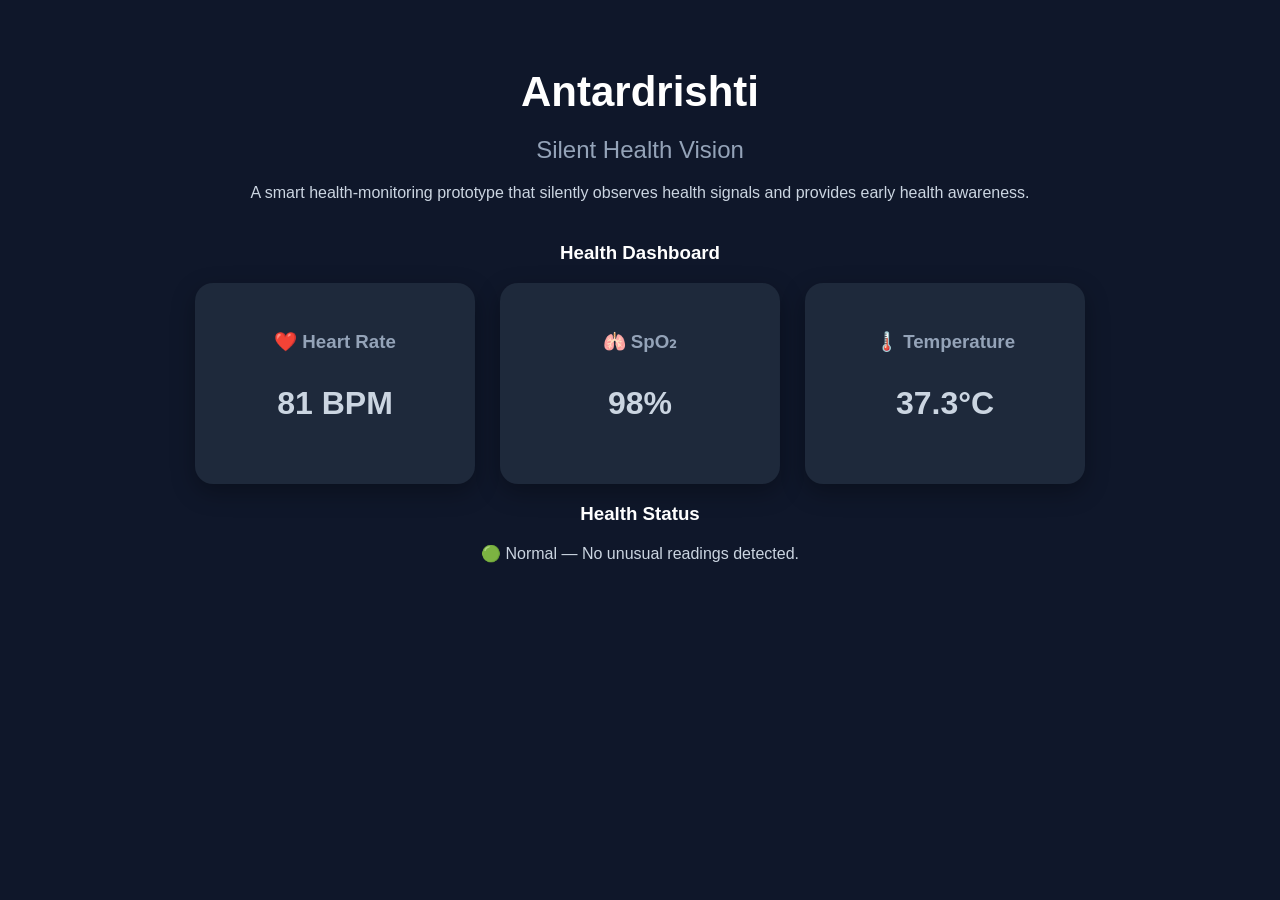
<file: index.html>
<!DOCTYPE html>
<html>
<head>
    <meta charset="UTF-8">
    <meta http-equiv="refresh" content="0; url=frontend/index.html">
    <title>Antardrishti</title>
</head>
<body>
    <p>Opening Antardrishti...</p>
</body>
</html>
</file>
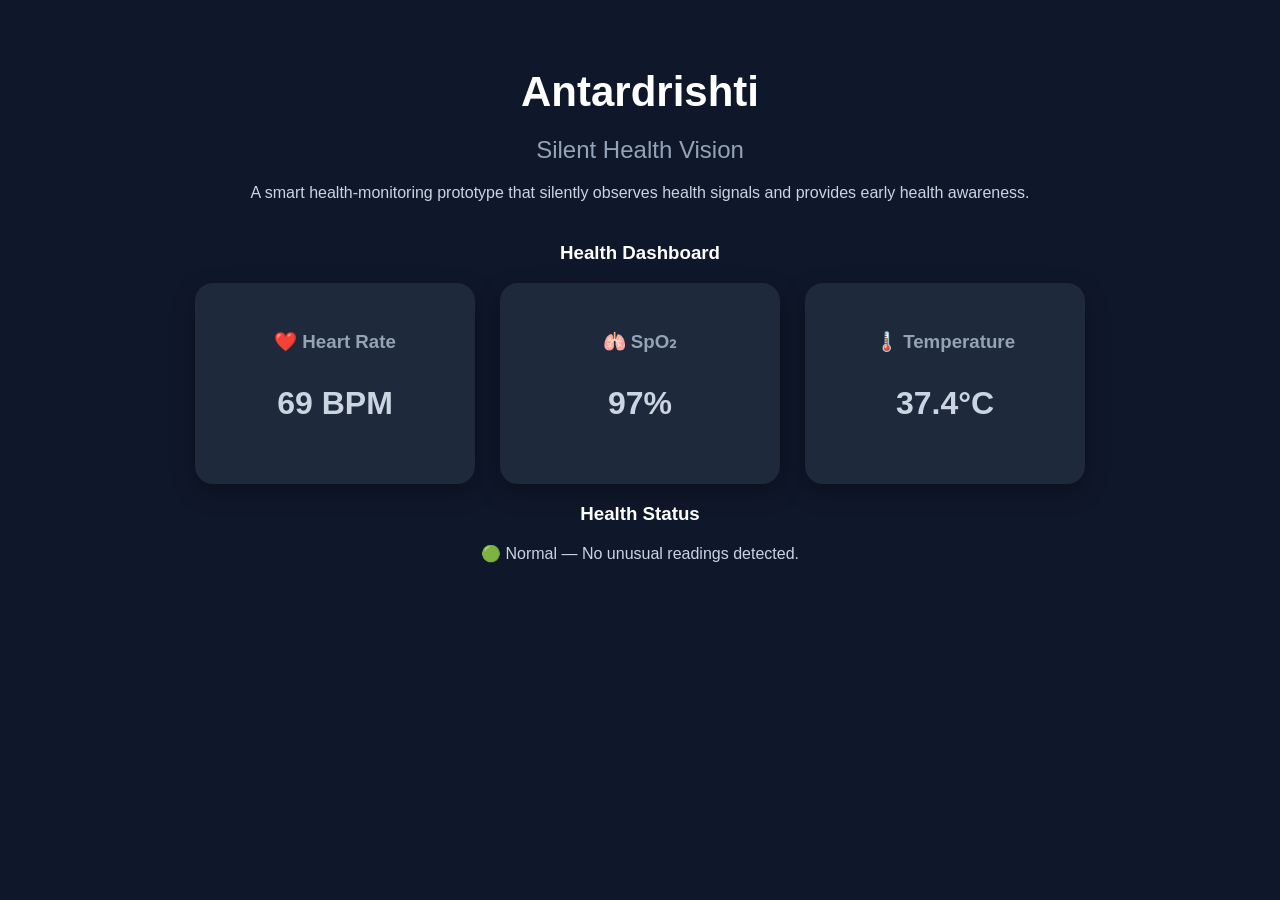
<file: frontend/index.html>
<!DOCTYPE html>
<html lang="en">

<head>
    <meta charset="UTF-8">
    <meta name="viewport" content="width=device-width, initial-scale=1.0">

    <title>Antardrishti | Silent Health Vision</title>

    <link rel="stylesheet" href="style.css">
</head>

<body>

    <h1>Antardrishti</h1>

    <h2>Silent Health Vision</h2>

    <p>
        A smart health-monitoring prototype that silently observes
        health signals and provides early health awareness.
    </p>

    <div class="dashboard">

        <h3>Health Dashboard</h3>

        <div class="cards">

            <div class="card">
                <h3>❤️ Heart Rate</h3>
                <p class="value" id="heartRate">72 BPM</p>
            </div>

            <div class="card">
                <h3>🫁 SpO₂</h3>
                <p class="value" id="spo2">98%</p>
            </div>

            <div class="card">
                <h3>🌡️ Temperature</h3>
                <p class="value" id="temperature">36.7°C</p>
            </div>

        </div>

        <div class="status">
            <h3>Health Status</h3>
            <p id="healthStatus">Normal — No unusual readings detected.</p>
        </div>

    </div>
    <script>
function updateHealth() {
let alertMode = Math.random() < 0.25;

let heartRate = alertMode
  ? Math.floor(105 + Math.random() * 15)
  : Math.floor(65 + Math.random() * 25);

let spo2 = alertMode
  ? Math.floor(90 + Math.random() * 5)
  : Math.floor(96 + Math.random() * 3);

let temperature = alertMode
  ? (38.1 + Math.random() * 0.9).toFixed(1)
  : (36.5 + Math.random() * 1).toFixed(1);
    document.getElementById("heartRate").innerText = heartRate + " BPM";
    document.getElementById("spo2").innerText = spo2 + "%";
    document.getElementById("temperature").innerText = temperature + "°C";

    let status = document.getElementById("healthStatus");

    if (heartRate > 100 || spo2 < 95 || temperature > 38) {
        status.innerText = "⚠️ Attention — Unusual reading detected.";
    } else {
        status.innerText = "🟢 Normal — No unusual readings detected.";
    }
}

updateHealth();
setInterval(updateHealth, 3000);
</script>
</body>
</html>
</file>
<file: frontend/style.css>
body {
    font-family: Arial, sans-serif;
    background: #0f172a;
    color: white;
    margin: 0;
    padding: 40px;
    text-align: center;
}

h1 {
    font-size: 42px;
    margin-bottom: 5px;
}

h2 {
    color: #94a3b8;
    font-weight: normal;
}

p {
    color: #cbd5e1;
}

.dashboard {
    max-width: 1000px;
    margin: 40px auto;
}

.cards {
    display: flex;
    justify-content: center;
    gap: 25px;
    flex-wrap: wrap;
}

.card {
    background: #1e293b;
    padding: 30px;
    width: 220px;
    border-radius: 18px;
    box-shadow: 0 8px 25px rgba(0,0,0,0.3);
}

.card h3 {
    color: #94a3b8;
}

.value {
    font-size: 32px;
    font-weight: bold;
    margin-top
.card {
  background: white;
  color: #222;
  border-radius: 18px;
  padding: 25px;
  min-width: 180px;
  box-shadow: 0 8px 25px rgba(0,0,0,0.15);
  transition: transform 0.2s;
}

.card:hover {
  transform: translateY(-5px);
}

.value {
  font-size: 30px;
  font-weight: bold;
  margin-top: 15px;
}

.status {
  margin-top: 30px;
  padding: 15px;
  border-radius: 12px;
  font-weight: bold;
}
</file>
